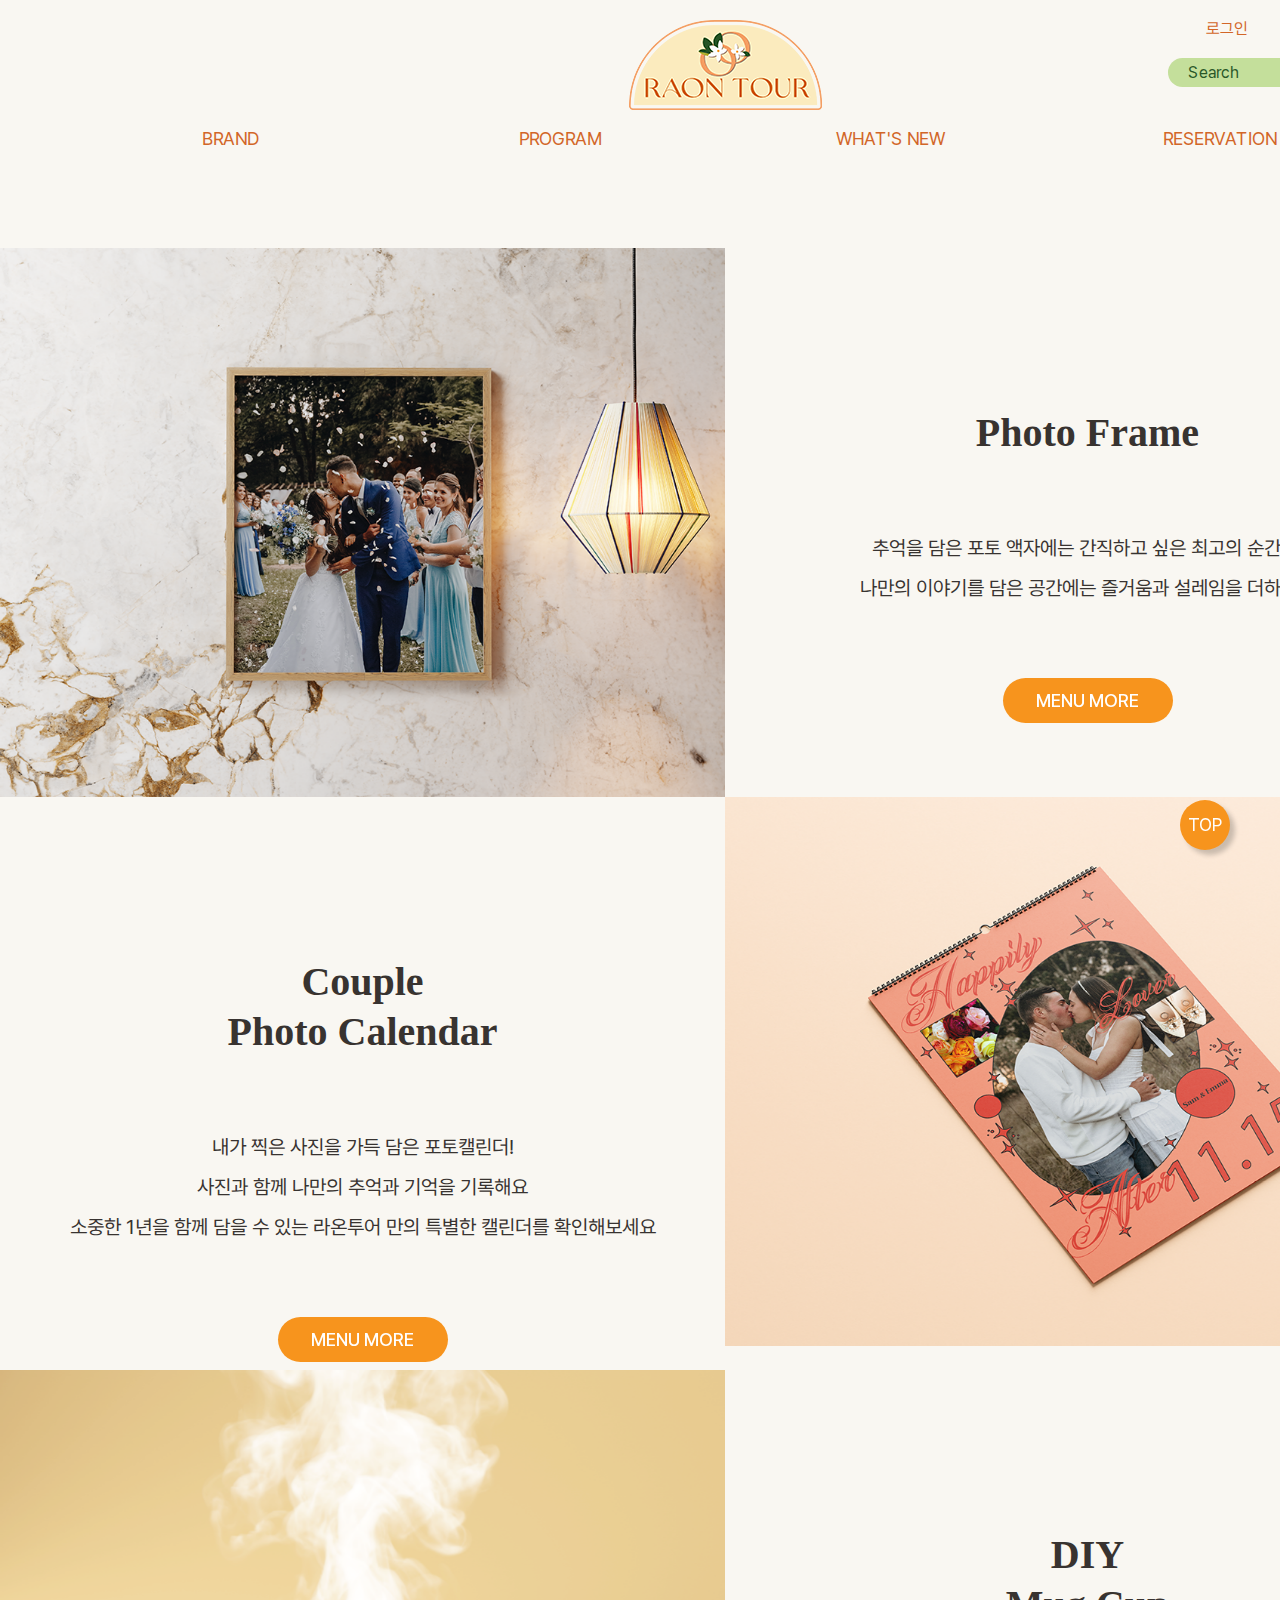
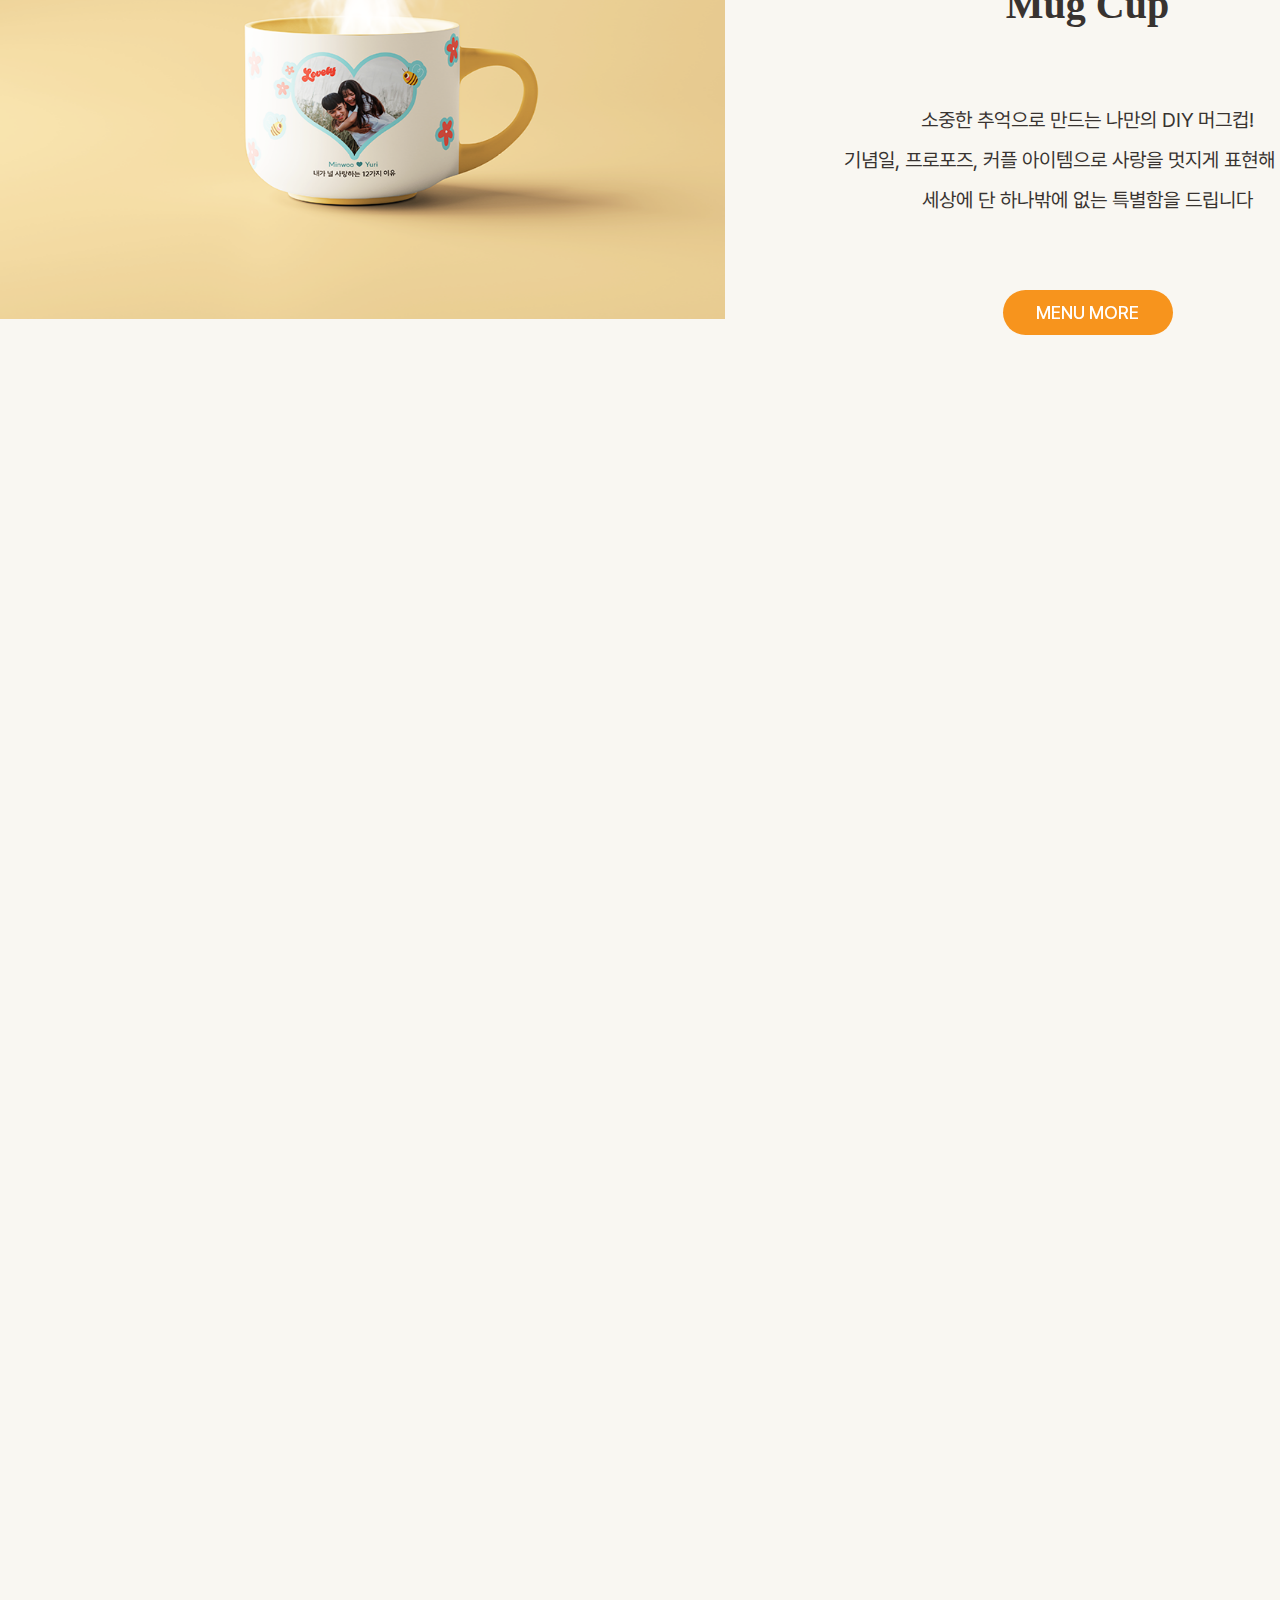
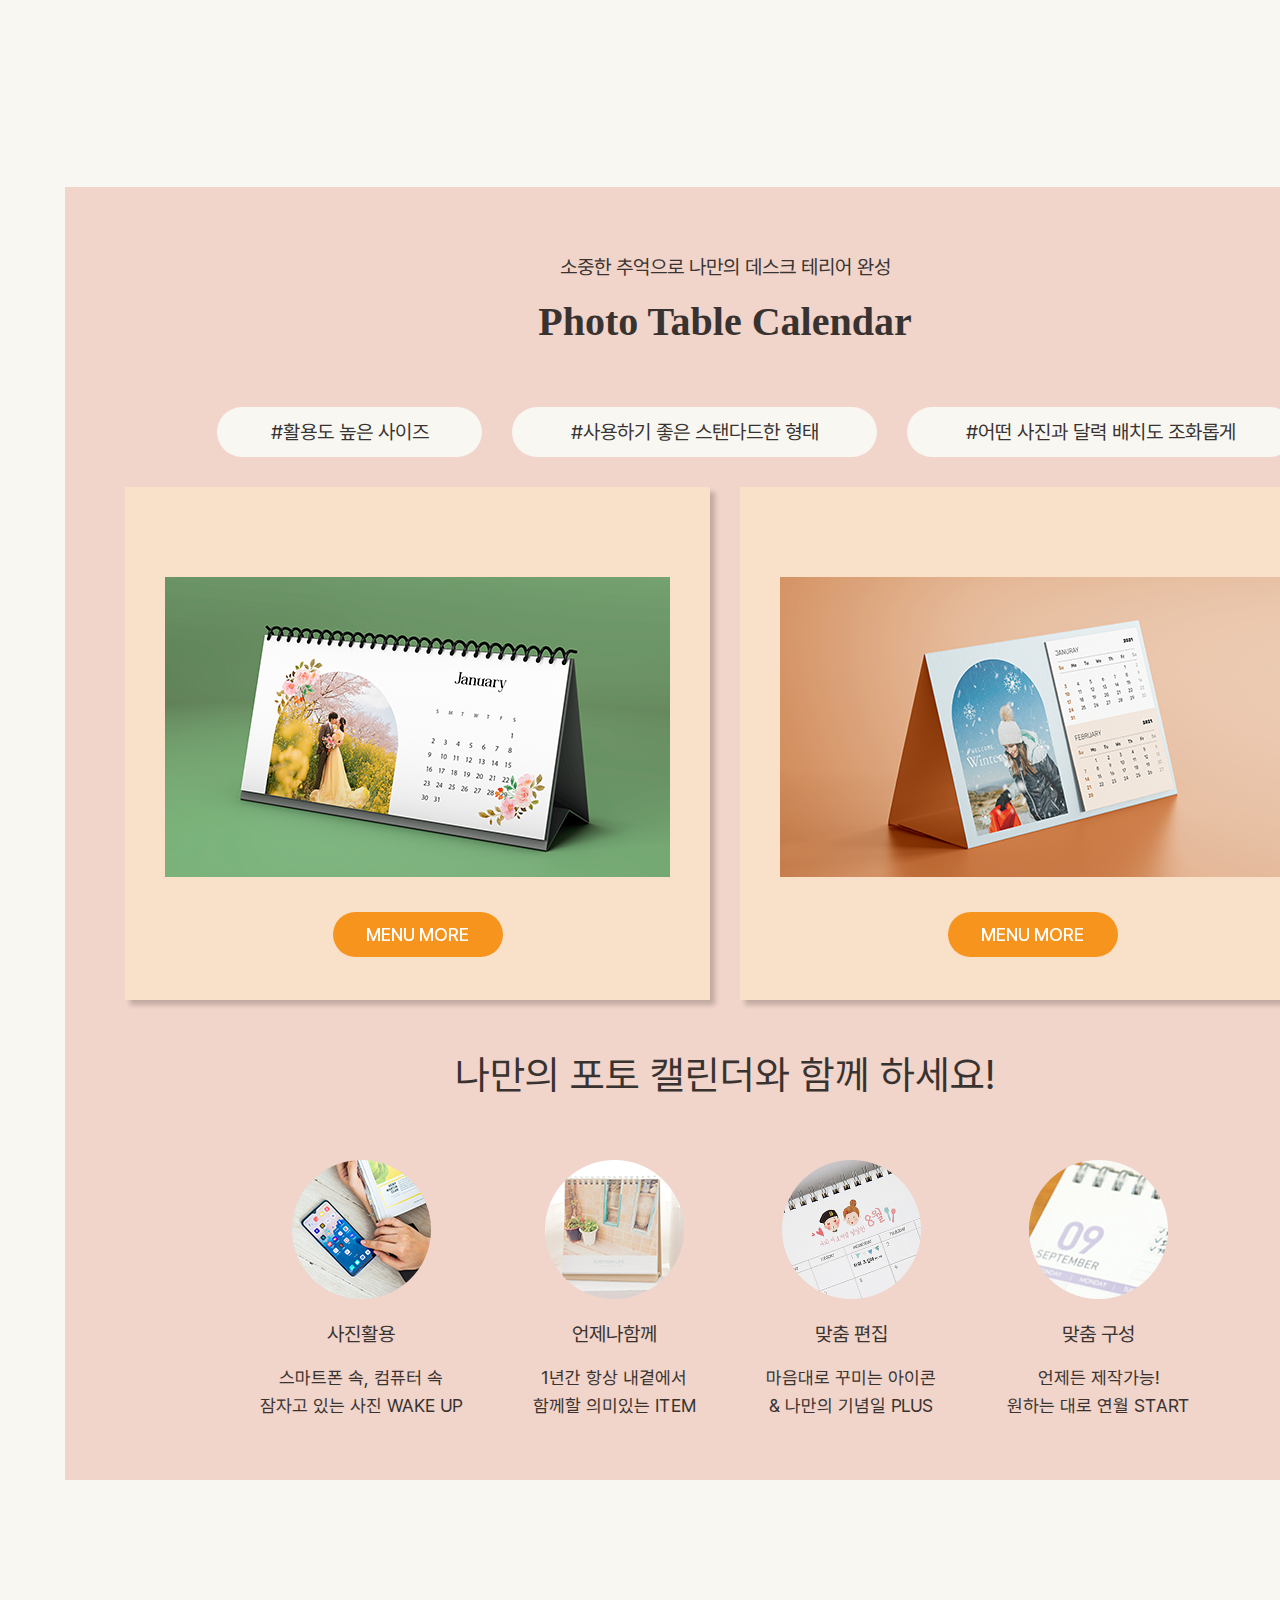
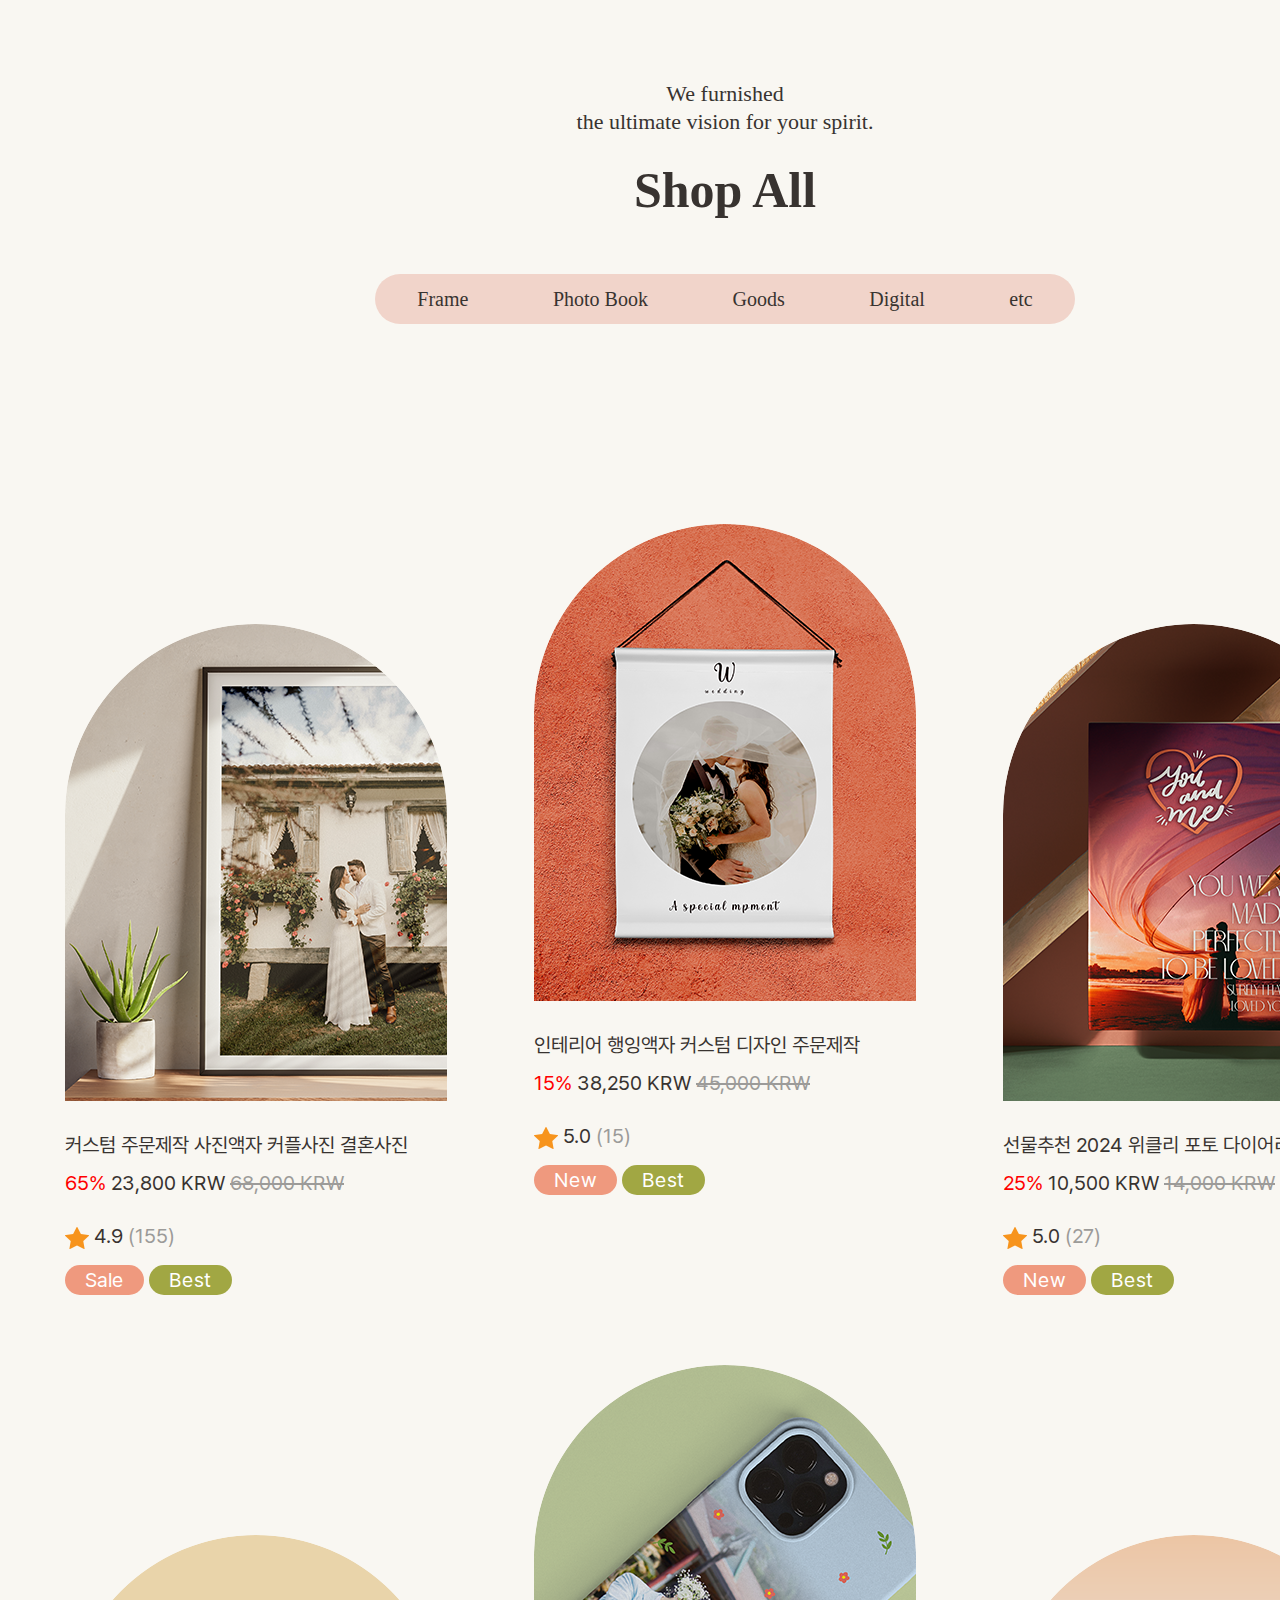
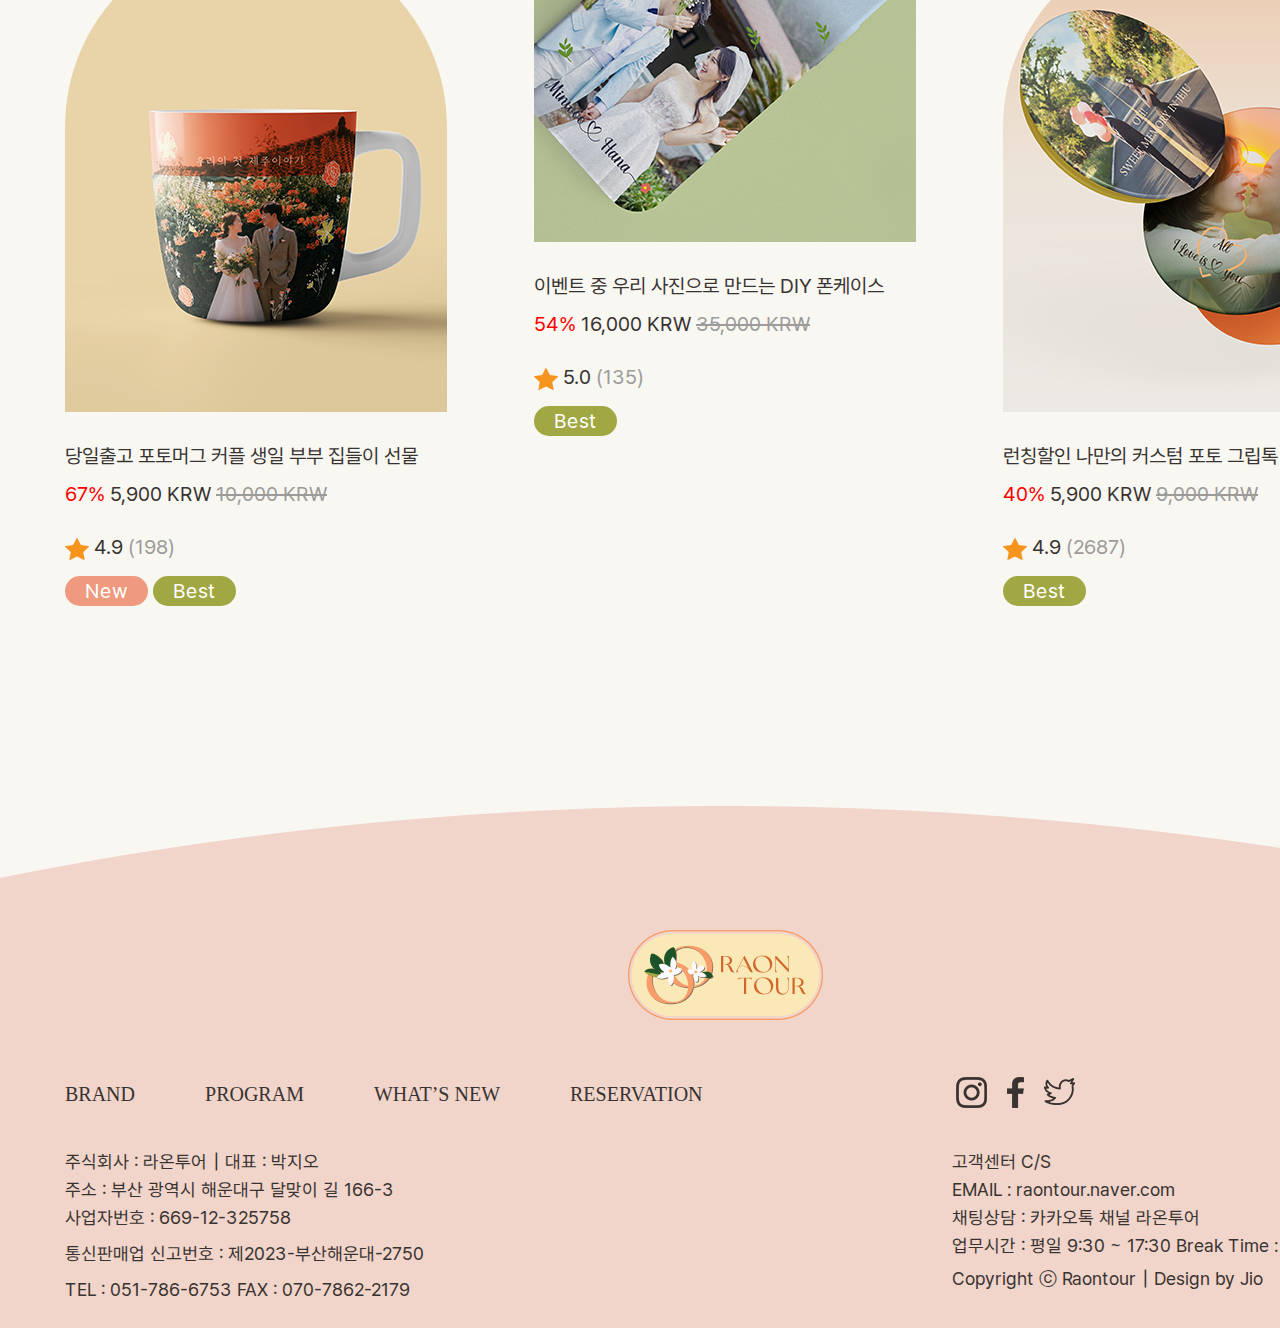
<file: what's new.html>
<!DOCTYPE html>
<html lang="ko">

<head>
  <meta charset="UTF-8">
  <meta name="viewport" content="width=1450">
  <title>What's New</title>
  <!--웹폰트 Pretendard-->
  <link rel="stylesheet" href="./font/Pretendard/web/static/pretendard.css">
  <!--웹폰트 마루부리-->
  <link href="https://hangeul.pstatic.net/hangeul_static/css/maru-buri.css" rel="stylesheet">
  <!--웹폰트 Argue-->
  <link rel="stylesheet" href="./font/Argue/stylesheet.css">
  <!--파비콘-->
  <link rel="shortcut icon" href="./images/favicon.png" type="image/x-icon">
  <!--aos CDN-->
  <link href="https://unpkg.com/aos@2.3.1/dist/aos.css" rel="stylesheet">
  <script src="https://unpkg.com/aos@2.3.1/dist/aos.js"></script>
  <!-- Link Swiper's CSS -->
  <link rel="stylesheet" href="https://cdn.jsdelivr.net/npm/swiper@11/swiper-bundle.min.css" />
  <!--css-->
  <link rel="stylesheet" href="./css/what's new.css">
</head>

<body>
  <div id="header">
    <!--가운데 정렬-->
    <div class="header_inner">
      <div class="logo">
        <a href="./index.html"><img src="./images/logo.png" alt="로고 이미지"></a>

      </div><!--logo-->
      <ul id="gnb">
        <li><a href="./brand.html">BRAND</a></li>
        <li><a href="./program.html">PROGRAM</a></li>
        <li><a href="./what's new.html">WHAT'S NEW</a></li>
        <li><a href="./reservation.html">RESERVATION</a></li>
      </ul>
    </div>
    <div class="login_box">
      <div class="login">
        <ul>
          <li><a href="#">로그인</a></li>
          <li><a href="#">마이페이지</a></li>
        </ul>
      </div><!--login-->
      <div>
        <input type="search" placeholder="Search" name="q" minlength="2" maxlength="20" class="search">
      </div><!--search-->
    </div>
  </div><!--header-->
  <div id="new_goods">
    <div class="goods_img">
      <!-- Swiper -->
      <div class="swiper new_goods">
        <div class="swiper-wrapper">
          <div class="swiper-slide"><img src="./images/frame01.png" alt="액자1"></div>
          <div class="swiper-slide"><img src="./images/frame02.png" alt="액자2"></div>
          <div class="swiper-slide"><img src="./images/frame03.png" alt="액자3"></div>
        </div>
      </div>
    </div><!--goods_img-->
    <div class="goods_text">
      <h1>Photo Frame</h1>
      <p>추억을 담은 포토 액자에는 간직하고 싶은 최고의 순간을, <br>
        나만의 이야기를 담은 공간에는 즐거움과 설레임을 더하세요</p>
      <a href="#" type="button" class="eng btn-bubble">
        MENU MORE
        <span class="btn-bubble-inner">
          <span class="btn-bubble-itembox">
            <span class="btn-bubble-item"></span>
            <span class="btn-bubble-item"></span>
            <span class="btn-bubble-item"></span>
            <span class="btn-bubble-item"></span>
          </span>
        </span>
      </a>
    </div><!--goods_text-->
    <div class="goods_text">
      <h1>Couple<br>
        Photo Calendar</h1>
      <p>내가 찍은 사진을 가득 담은 포토캘린더!<br>
        사진과 함께 나만의 추억과 기억을 기록해요<br>
        소중한 1년을 함께 담을 수 있는 라온투어 만의 특별한 캘린더를 확인해보세요 </p>
      <a href="#" type="button" class="eng btn-bubble">
        MENU MORE
        <span class="btn-bubble-inner">
          <span class="btn-bubble-itembox">
            <span class="btn-bubble-item"></span>
            <span class="btn-bubble-item"></span>
            <span class="btn-bubble-item"></span>
            <span class="btn-bubble-item"></span>
          </span>
        </span>
      </a>
    </div><!--goods_text-->
    <div class="goods_img">
      <!-- Swiper -->
      <div class="swiper new_goods">
        <div class="swiper-wrapper">
          <div class="swiper-slide"><img src="./images/calender01.png" alt="달력1"></div>
          <div class="swiper-slide"><img src="./images/calender02.png" alt="달력2"></div>
          <div class="swiper-slide"><img src="./images/calender03.png" alt="달력2"></div>
        </div>

      </div>
    </div><!--img_goods-->
    <div class="goods_img">
      <!-- Swiper -->
      <div class="swiper new_goods">
        <div class="swiper-wrapper">
          <div class="swiper-slide"><img src="./images/mug01.png" alt="머그컵1"></div>
          <div class="swiper-slide"><img src="./images/mug02.png" alt="머그컵2"></div>
          <div class="swiper-slide"><img src="./images/mug03.png" alt="머그컵"></div>
        </div>
      </div>
    </div><!--goods_img-->
    <div class="goods_text">
      <h1>DIY<br>
        Mug Cup</h1>
      <p>소중한 추억으로 만드는 나만의 DIY 머그컵!<br>
        기념일, 프로포즈, 커플 아이템으로 사랑을 멋지게 표현해 보세요<br>
        세상에 단 하나밖에 없는 특별함을 드립니다</p>
      <a href="#" type="button" class="eng btn-bubble">
        MENU MORE
        <span class="btn-bubble-inner">
          <span class="btn-bubble-itembox">
            <span class="btn-bubble-item"></span>
            <span class="btn-bubble-item"></span>
            <span class="btn-bubble-item"></span>
            <span class="btn-bubble-item"></span>
          </span>
        </span>
      </a>
    </div><!--goods_text-->
  </div><!--new_goods-->
  <div id="event" data-aos="fade-up" data-aos-delay="400">
    <img src="./images/event.png" alt="5월액자 이벤트 배너">
    <p class="event_text1">따뜻한 5월,<br>
      소중한 추억은<br>
      담아보면 그 의미가 커지는 거겠죠?<br>
      <br>
      5월의 따뜻한 햇살처럼<br>
      공간과 분위기를<br>
      따뜻하게,<br>
      어느곳에나 자연스럽게<br>
      잘 어울릴 거예요 :-)<br>
    </p>
    <p class="event_text2">[이벤트 기간]<br>
      ~2024.05.31 자정까지
    </p>
  </div><!--event-->
  <div id="book" data-aos="fade-right" data-aos-delay="400">
    <div class="book_img">
      <img src="./images/photobook.png" alt="포토북 이미지">
    </div><!--book_img-->
    <div class="book_text">
      <h1>Photo Book</h1>
      <p>일상 속 작은 기쁨 부터 소중한 이들과의 즐거운 시간까지 <br>
        행복한 순간을 바인딩 하세요
      </p>
      <a href="#" type="button" class="eng btn-bubble">
        MENU MORE
        <span class="btn-bubble-inner">
          <span class="btn-bubble-itembox">
            <span class="btn-bubble-item"></span>
            <span class="btn-bubble-item"></span>
            <span class="btn-bubble-item"></span>
            <span class="btn-bubble-item"></span>
          </span>
        </span>
      </a>
    </div><!--book_text-->
  </div><!--book-->
  <div id="calendar">
    <div class="calendar_inner">
      <p>소중한 추억으로 나만의 데스크 테리어 완성</p>
      <h1>Photo Table Calendar</h1>
      <div class="hashtag">
        <ul class="hashtag_inner">
          <li class="hash_btn1">#활용도 높은 사이즈</li>
          <li class="hash_btn2">#사용하기 좋은 스탠다드한 형태</li>
          <li class="hash_btn3">#어떤 사진과 달력 배치도 조화롭게</li>
        </ul>
      </div><!--hashtag-->
      <div class="calendar_box">
        <div class="calendar_left">
          <a href="#"><img src="./images/table_calender01.png" alt="테이블 달력 이미지1"><a href="#" type="button"
              class="eng btn-bubble">
              MENU MORE
              <span class="btn-bubble-inner">
                <span class="btn-bubble-itembox">
                  <span class="btn-bubble-item"></span>
                  <span class="btn-bubble-item"></span>
                  <span class="btn-bubble-item"></span>
                  <span class="btn-bubble-item"></span>
                </span>
              </span>
            </a></a>
        </div><!--calendar_left-->
        <div class="calendar_right">
          <a href="#"><img src="./images/table_calender02.png" alt="테이블 달력 이미지2"><a href="#" type="button"
              class="eng btn-bubble">
              MENU MORE
              <span class="btn-bubble-inner">
                <span class="btn-bubble-itembox">
                  <span class="btn-bubble-item"></span>
                  <span class="btn-bubble-item"></span>
                  <span class="btn-bubble-item"></span>
                  <span class="btn-bubble-item"></span>
                </span>
              </span>
            </a></a>
        </div><!--calendar_right-->
      </div><!--calendar_box-->
      <div class="my_calendar">
        <h1>나만의 포토 캘린더와 함께 하세요!</h1>
        <ol class="my_calendar_box">
          <li><img src="./images/my_calendar01.png" alt="사진 활용">
            <p class="my_calendar_title">사진활용</p>
            <p class="my_calendar_txt">스마트폰 속, 컴퓨터 속<br>
              잠자고 있는 사진 WAKE UP
            </p>
          </li>
          <li><img src="./images/my_calendar02.png" alt="언제나함께">
            <p class="my_calendar_title">언제나함께</p>
            <p class="my_calendar_txt">1년간 항상 내곁에서<br>
              함께할 의미있는 ITEM
            </p>
          </li>
          <li><img src="./images/my_calendar03.png" alt="맞춤 편집">
            <p class="my_calendar_title">맞춤 편집</p>
            <p class="my_calendar_txt">마음대로 꾸미는 아이콘<br>
              & 나만의 기념일 PLUS
            </p>
          </li>
          <li><img src="./images/my_calendar04.png" alt="맞춤 구성">
            <p class="my_calendar_title">맞춤 구성</p>
            <p class="my_calendar_txt">언제든 제작가능!<br>
              원하는 대로 연월 START
            </p>
          </li>
        </ol>
      </div><!--my_calendar-->
    </div><!--calendar-->
    <div id="shop">
      <p>We furnished<br>
        the ultimate vision for your spirit.</p>
      <h1>Shop All</h1>
      <div class="tabs_inner">
        <ol class="tabs">
          <li><a href="#tabs1">Frame</a></li>
          <li><a href="#tabs2">Photo Book</a></li>
          <li><a href="#tabs3">Goods</a></li>
          <li><a href="#tabs4">Digital</a></li>
          <li><a href="#tabs5">etc</a></li>
        </ol>
      </div><!--tabs_inner-->

      <div class="shop_all">
        <ul>
          <li><a href="#">
              <div class="shop_imgbox"><img class="shop1" src="./images/shop01.png" alt="shop 굿즈이미지1"></div>
              <!--shop_imgbox-->

              <div class="shop_txt">
                <p class="shop_title">커스텀 주문제작 사진액자 커플사진 결혼사진</p>
                <p class="price_box">
                  <span class="red">65%</span>
                  <span class="price">23,800 KRW</span>
                  <span class="price_before">68,000 KRW</span>
                </p>
                <p class="review_box">
                  <span class="star"><img src="./images/shop_star.png" alt="shop 별 이미지"></span>
                  <span class="shop_review">4.9</span>
                  <span class="number">(155)</span>
                </p>
                <ol>
                  <li>
                    <p class="shop_sale">Sale</p>
                  </li>
                  <li>
                    <p class="shop_best">Best</p>
                  </li>
                </ol>
              </div><!--shop_txt-->
            </a>
          </li>
          <li><a href="#">
              <div class="shop_imgbox"><img class="shop2" src="./images/shop02.png" alt="shop 굿즈이미지2"></div>
              <!--shop_imgbox-->

              <div class="shop_txt">
                <p class="shop_title">인테리어 행잉액자 커스텀 디자인 주문제작</p>
                <p class="price_box">
                  <span class="red">15%</span>
                  <span class="price">38,250 KRW</span>
                  <span class="price_before">45,000 KRW</span>
                </p>
                <p class="review_box">
                  <span class="star"><img src="./images/shop_star.png" alt="shop 별 이미지"></span>
                  <span class="shop_review">5.0</span>
                  <span class="number">(15)</span>
                </p>

                <ol>
                  <li>
                    <p class="shop_new">New</p>
                  </li>
                  <li>
                    <p class="shop_best">Best</p>
                  </li>
                </ol>
              </div><!--shop_txt-->
            </a></li>
          <li><a href="#">
              <div class="shop_imgbox">
                <img class="shop3" src="./images/shop03.png" alt="shop 굿즈이미지3">
              </div><!--shop_imgbox-->

              <div class="shop_txt">
                <p class="shop_title">선물추천 2024 위클리 포토 다이어리 스케줄</p>
                <p class="price_box">
                  <span class="red">25%</span>
                  <span class="price">10,500 KRW</span>
                  <span class="price_before">14,000 KRW</span>
                </p>
                <p class="review_box">
                  <span class="star"><img src="./images/shop_star.png" alt="shop 별 이미지"></span>
                  <span class="shop_review">5.0</span>
                  <span class="number">(27)</span>
                </p>
                <ol>
                  <li>
                    <p class="shop_new">New</p>
                  </li>
                  <li>
                    <p class="shop_best">Best</p>
                  </li>
                </ol>
              </div><!--shop_txt-->
            </a></li>
          <li><a href="#">
              <div class="shop_imgbox"> <img class="shop4" src="./images/shop04.png" alt="shop 굿즈이미지4"></div>
              <!--shop_imgbox-->

              <div class="shop_txt">
                <p class="shop_title">당일출고 포토머그 커플 생일 부부 집들이 선물</p>
                <p class="price_box">
                  <span class="red">67%</span>
                  <span class="price">5,900 KRW</span>
                  <span class="price_before">10,000 KRW</span>
                </p>
                <p class="review_box">
                  <span class="star"><img src="./images/shop_star.png" alt="shop 별 이미지"></span>
                  <span class="shop_review">4.9</span>
                  <span class="number">(198)</span>
                </p>
                <ol>
                  <li>
                    <p class="shop_new">New</p>
                  </li>
                  <li>
                    <p class="shop_best">Best</p>
                  </li>
                </ol>
              </div><!--shop_txt-->
            </a></li>
          <li><a href="#">
              <div class="shop_imgbox"><img class="shop5" src="./images/shop05.png" alt="shop 굿즈이미지5"></div>
              <!--shop_imgbox-->

              <div class="shop_txt">
                <p class="shop_title">이벤트 중 우리 사진으로 만드는 DIY 폰케이스</p>
                <p class="price_box">
                  <span class="red">54%</span>
                  <span class="price">16,000 KRW</span>
                  <span class="price_before">35,000 KRW</span>
                </p>
                <p class="review_box">
                  <span class="star"><img src="./images/shop_star.png" alt="shop 별 이미지"></span>
                  <span class="shop_review">5.0</span>
                  <span class="number">(135)</span>
                </p>
                <ol>
                  <li>
                    <p class="shop_best">Best</p>
                  </li>
                </ol>
              </div><!--shop_txt-->
            </a></li>
          <li><a href="#">
              <div class="shop_imgbox"><img class="shop6" src="./images/shop06.png" alt="shop 굿즈이미지6"></div>
              <!--shop_imgbox-->

              <div class="shop_txt">
                <p class="shop_title">런칭할인 나만의 커스텀 포토 그립톡 스마트톡</p>
                <p class="price_box">
                  <span class="red">40%</span>
                  <span class="price">5,900 KRW</span>
                  <span class="price_before">9,000 KRW</span>
                </p>
                <p class="review_box">
                  <span class="star"><img src="./images/shop_star.png" alt="shop 별 이미지"></span>
                  <span class="shop_review">4.9</span>
                  <span class="number">(2687)</span>
                </p>

                <ol>
                  <li>
                    <p class="shop_best">Best</p>
                  </li>
                </ol>
              </div><!--shop_txt-->
            </a></li>
        </ul>
      </div><!--shop_all-->
    </div><!--shop-->
    <div id="footer">
      <div class="footer_inner">
        <p class="f_logo"><a href="./index.html"><img src="./images/f_logo.png" alt="푸터로고"></a></p>
        <ul class="gnb">
          <li><a href="./brand.html">BRAND</a></li>
          <li><a href="./program.html">PROGRAM</a></li>
          <li><a href="./what's new.html">WHAT’S NEW</a></li>
          <li><a href="./reservation.html">RESERVATION</a></li>
        </ul>
        <ol class="sns">
          <li><a href="#"><img src="./images/f_insta.png" alt="인스타그램"></a></li>
          <li><a href="#"><img src="./images/f_face.png" alt="페이스북"></a></li>
          <li><a href="#"><img src="./images/f_twitter.png" alt="트위터"></a></li>
        </ol>
        <div class="f_txt">
          <div class="f_left">
            <p>주식회사 : 라온투어┃대표 : 박지오 <br>
              주소 : 부산 광역시 해운대구 달맞이 길 166-3 <br>
              사업자번호 : 669-12-325758</p>
            <p class="address">통신판매업 신고번호 : 제2023-부산해운대-2750</p>
            <p>TEL : 051-786-6753 FAX : 070-7862-2179</p>
          </div><!--f_left-->
          <div class="f_right">
            <p>
              고객센터 C/S <br>
              EMAIL : raontour.naver.com <br>
              채팅상담 : 카카오톡 채널 라온투어 <br>
              업무시간 : 평일 9:30 ~ 17:30 Break Time : 12:00~13:00 </p>
            <p class="copyright">Copyright ⓒ Raontour┃Design by Jio</p>
          </div><!--f_right-->
        </div><!--f_txt-->
      </div><!--footer_inner-->
    </div><!--footer-->
  </div><!--footer_position-->
  <a href="#header" class="top_btn">TOP</a>




  <!-- Swiper JS -->
  <script src="https://cdn.jsdelivr.net/npm/swiper@11/swiper-bundle.min.js"></script>

  <!-- Initialize Swiper -->
  <script>
    var swiper = new Swiper(".new_goods", {
      spaceBetween: 30,
      effect: "fade",

      centeredSlides: true,

      autoplay: {
        delay: 3500,
        disableOnInteraction: false,
      },
      loop: true,
    });
  </script>

  <!--제이쿼리 라이브러리파일-->
  <script src="https://code.jquery.com/jquery-1.12.4.min.js"
    integrity="sha256-ZosEbRLbNQzLpnKIkEdrPv7lOy9C27hHQ+Xp8a4MxAQ=" crossorigin="anonymous"></script>

  <!--제이쿼리 cdn-->
  <script>
    $(function () {
      //이미지 변경 함수 호출
      $(".shop1").mouseenter(function () {
        $(".shop1").attr("src", "images/shop_hover01.png");//변경될 이미지 주소 넣기
      });
      $(".shop1").mouseleave(function () {
        $(".shop1").attr("src", "images/shop01.png");//변경될 이미지 주소 넣기
      });

      $(".shop2").mouseenter(function () {
        $(".shop2").attr("src", "images/shop_hover02.png");
      });
      $(".shop2").mouseleave(function () {
        $(".shop2").attr("src", "images/shop02.png");
      });

      $(".shop3").mouseenter(function () {
        $(".shop3").attr("src", "images/shop_hover03.png");
      });
      $(".shop3").mouseleave(function () {
        $(".shop3").attr("src", "images/shop03.png");
      });

      $(".shop4").mouseenter(function () {
        $(".shop4").attr("src", "images/shop_hover04.png");
      });
      $(".shop4").mouseleave(function () {
        $(".shop4").attr("src", "images/shop04.png");
      });

      $(".shop5").mouseenter(function () {
        $(".shop5").attr("src", "images/shop_hover05.png");
      });
      $(".shop5").mouseleave(function () {
        $(".shop5").attr("src", "images/shop05.png");
      });

      $(".shop6").mouseenter(function () {
        $(".shop6").attr("src", "images/shop_hover06.png");
      });
      $(".shop6").mouseleave(function () {
        $(".shop6").attr("src", "images/shop06.png");
      });
    });
  </script>
  <!--탭 제이쿼리-->
  <script src="./js/tab.js"></script>

  <script>
    AOS.init();
  </script>

</body>

</html>
</file>
<file: font/Pretendard/web/static/pretendard.css>
/*
Copyright (c) 2021 Kil Hyung-jin, with Reserved Font Name Pretendard.
https://github.com/orioncactus/pretendard

This Font Software is licensed under the SIL Open Font License, Version 1.1.
This license is copied below, and is also available with a FAQ at:
http://scripts.sil.org/OFL
*/

@font-face {
	font-family: 'Pretendard';
	font-weight: 900;
	font-display: swap;
	src: local('Pretendard Black'), url(./woff2/Pretendard-Black.woff2) format('woff2'), url(./woff/Pretendard-Black.woff) format('woff');
}

@font-face {
	font-family: 'Pretendard';
	font-weight: 800;
	font-display: swap;
	src: local('Pretendard ExtraBold'), url(./woff2/Pretendard-ExtraBold.woff2) format('woff2'), url(./woff/Pretendard-ExtraBold.woff) format('woff');
}

@font-face {
	font-family: 'Pretendard';
	font-weight: 700;
	font-display: swap;
	src: local('Pretendard Bold'), url(./woff2/Pretendard-Bold.woff2) format('woff2'), url(./woff/Pretendard-Bold.woff) format('woff');
}

@font-face {
	font-family: 'Pretendard';
	font-weight: 600;
	font-display: swap;
	src: local('Pretendard SemiBold'), url(./woff2/Pretendard-SemiBold.woff2) format('woff2'), url(./woff/Pretendard-SemiBold.woff) format('woff');
}

@font-face {
	font-family: 'Pretendard';
	font-weight: 500;
	font-display: swap;
	src: local('Pretendard Medium'), url(./woff2/Pretendard-Medium.woff2) format('woff2'), url(./woff/Pretendard-Medium.woff) format('woff');
}

@font-face {
	font-family: 'Pretendard';
	font-weight: 400;
	font-display: swap;
	src: local('Pretendard Regular'), url(./woff2/Pretendard-Regular.woff2) format('woff2'), url(./woff/Pretendard-Regular.woff) format('woff');
}

@font-face {
	font-family: 'Pretendard';
	font-weight: 300;
	font-display: swap;
	src: local('Pretendard Light'), url(./woff2/Pretendard-Light.woff2) format('woff2'), url(./woff/Pretendard-Light.woff) format('woff');
}

@font-face {
	font-family: 'Pretendard';
	font-weight: 200;
	font-display: swap;
	src: local('Pretendard ExtraLight'), url(./woff2/Pretendard-ExtraLight.woff2) format('woff2'), url(./woff/Pretendard-ExtraLight.woff) format('woff');
}

@font-face {
	font-family: 'Pretendard';
	font-weight: 100;
	font-display: swap;
	src: local('Pretendard Thin'), url(./woff2/Pretendard-Thin.woff2) format('woff2'), url(./woff/Pretendard-Thin.woff) format('woff');
}
</file>
<file: font/Argue/stylesheet.css>
@font-face {
    font-family: 'Argue DEMO';
    src: url('ArgueDEMO.woff2') format('woff2'),
        url('ArgueDEMO.woff') format('woff');
    font-weight: normal;
    font-style: normal;
    font-display: swap;
}
</file>
